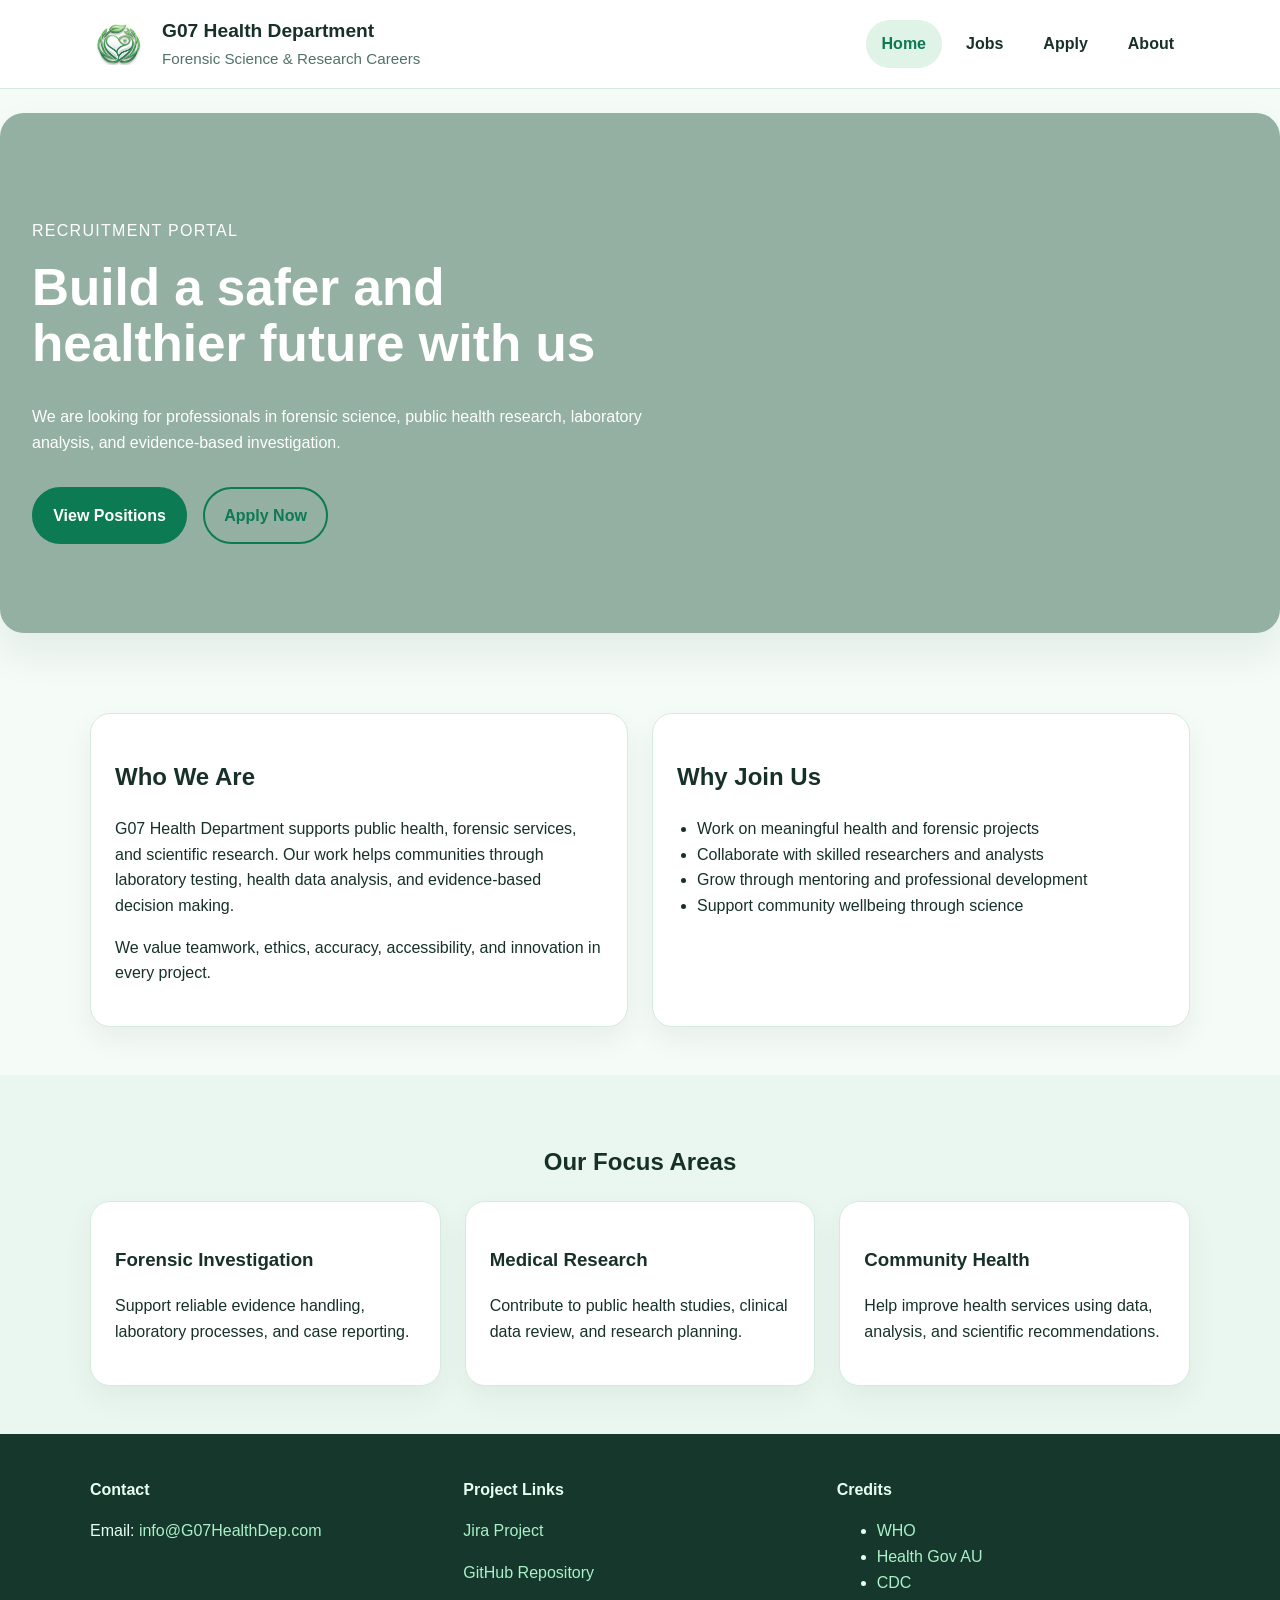
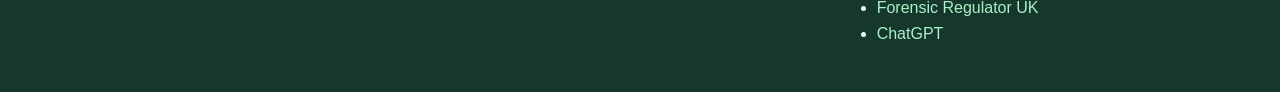
<file: index.html>
<!DOCTYPE html>
<html lang="en">
<head>
  <meta charset="UTF-8">
  <meta name="viewport" content="width=device-width, initial-scale=1.0">
  <meta name="description" content="G07 Health Department recruitment website for forensic and research experts.">
  <title>G07 Health Department | Home</title>
  <link rel="stylesheet" href="styles.css">
  <style>
    .hero-note { letter-spacing: 0.08em; text-transform: uppercase; }
  </style>
</head>
<body>
  <a class="skip-link" href="#main-content">Skip to main content</a>

  <header class="site-header">
    <div class="container nav-wrap">
      <a href="index.html" class="brand">
  <div class="brand-icon" aria-hidden="true"><img src="./LOGO.png" alt="G07 Health Department Logo"></div>
  <div>
    <h1 class="brand-name">G07 Health Department</h1>
    <p class="brand-tagline">Forensic Science & Research Careers</p>
  </div>
</a>

      <nav aria-label="Main navigation">
        <ul class="nav-menu">
          <li><a href="index.html" aria-current="page">Home</a></li>
          <li><a href="jobs.html">Jobs</a></li>
          <li><a href="apply.html">Apply</a></li>
          <li><a href="about.html">About</a></li>
        </ul>
      </nav>
    </div>
  </header>

  <main id="main-content">
    <section class="hero">
      <div class="hero-slider" aria-label="Featured health and forensic images">
        <div class="slides-track">
          <div class="slide slide-one"></div>
          <div class="slide slide-two"></div>
          <div class="slide slide-three"></div>
        </div>
        <div class="hero-overlay">
          <p class="hero-note">Recruitment Portal</p>
          <h2>Build a safer and healthier future with us</h2>
          <p>
            We are looking for professionals in forensic science, public health research,
            laboratory analysis, and evidence-based investigation.
          </p>
          <div class="hero-actions">
            <a class="button" href="jobs.html">View Positions</a>
            <a class="button button-secondary" href="apply.html">Apply Now</a>
          </div>
        </div>
      </div>
    </section>

    <section class="section container">
      <div class="two-column">
        <article class="card">
          <h2>Who We Are</h2>
          <p>
            G07 Health Department supports public health, forensic services, and scientific
            research. Our work helps communities through laboratory testing, health data
            analysis, and evidence-based decision making.
          </p>
          <p>
            We value teamwork, ethics, accuracy, accessibility, and innovation in every project.
          </p>
        </article>

        <article class="card">
          <h2>Why Join Us</h2>
          <ul class="feature-list">
            <li>Work on meaningful health and forensic projects</li>
            <li>Collaborate with skilled researchers and analysts</li>
            <li>Grow through mentoring and professional development</li>
            <li>Support community wellbeing through science</li>
          </ul>
        </article>
      </div>
    </section>

    <section class="section section-soft">
      <div class="container">
        <h2 class="section-title">Our Focus Areas</h2>
        <div class="grid-three">
          <article class="card">
            <h3>Forensic Investigation</h3>
            <p>Support reliable evidence handling, laboratory processes, and case reporting.</p>
          </article>
          <article class="card">
            <h3>Medical Research</h3>
            <p>Contribute to public health studies, clinical data review, and research planning.</p>
          </article>
          <article class="card">
            <h3>Community Health</h3>
            <p>Help improve health services using data, analysis, and scientific recommendations.</p>
          </article>
        </div>
      </div>
    </section>
  </main>

  <footer class="site-footer">
    <div class="container footer-grid">
      <div>
        <h2>Contact</h2>
          <p>Email: <a href="mailto:info@G07HealthDep.com">info@G07HealthDep.com</a></p>
      </div>
      <div>
        <h2>Project Links</h2>
        <p><a href="https://chanmyaeoo.atlassian.net/jira/software/projects/GHRW/summary?atlOrigin=eyJpIjoiMjRjMmI4YTZhYjc0NGNiNmJlZmMxMjY5ZmQ1MmZiNDAiLCJwIjoiaiJ9" target="_blank">Jira Project</a></p>
        <p><a href="https://github.com/ChanMyae00/G07-Health-Recruitment-Web.git" target="_blank">GitHub Repository</a></p>
      </div>
      <div>
        <h2>Credits</h2>
        <p style="margin-bottom: 0;"><ul class="footer-list">
    <li><a href="https://www.who.int" target="_blank">WHO</a></li>
    <li><a href="https://www.health.gov.au" target="_blank">Health Gov AU</a></li>
    <li><a href="https://www.cdc.gov" target="_blank">CDC</a></li>
    <li><a href="https://www.gov.uk/government/organisations/forensic-science-regulator" target="_blank">Forensic Regulator UK</a></li>
    <li><a href="https://chat.openai.com" target="_blank">ChatGPT</a></li>
  </ul></p>
      </div>
    </div>
  </footer>
</body>
</html>
</file>
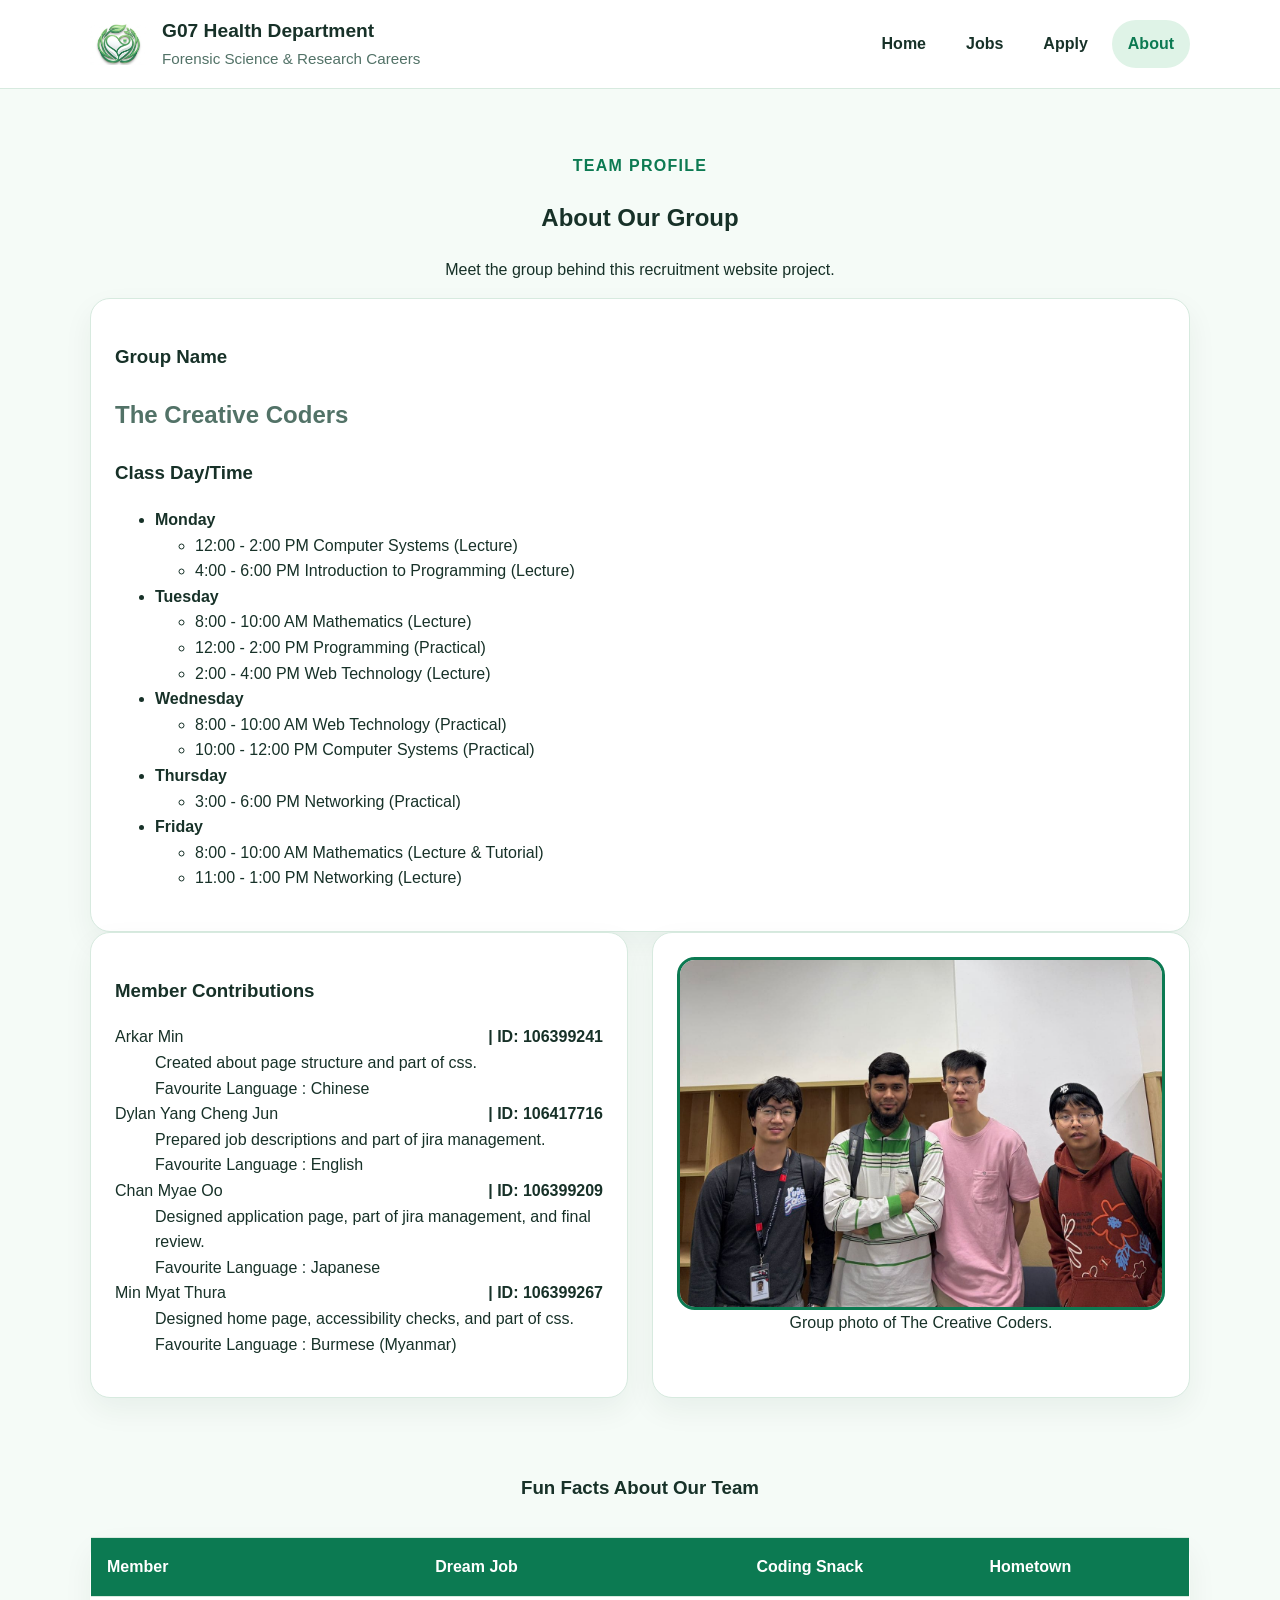
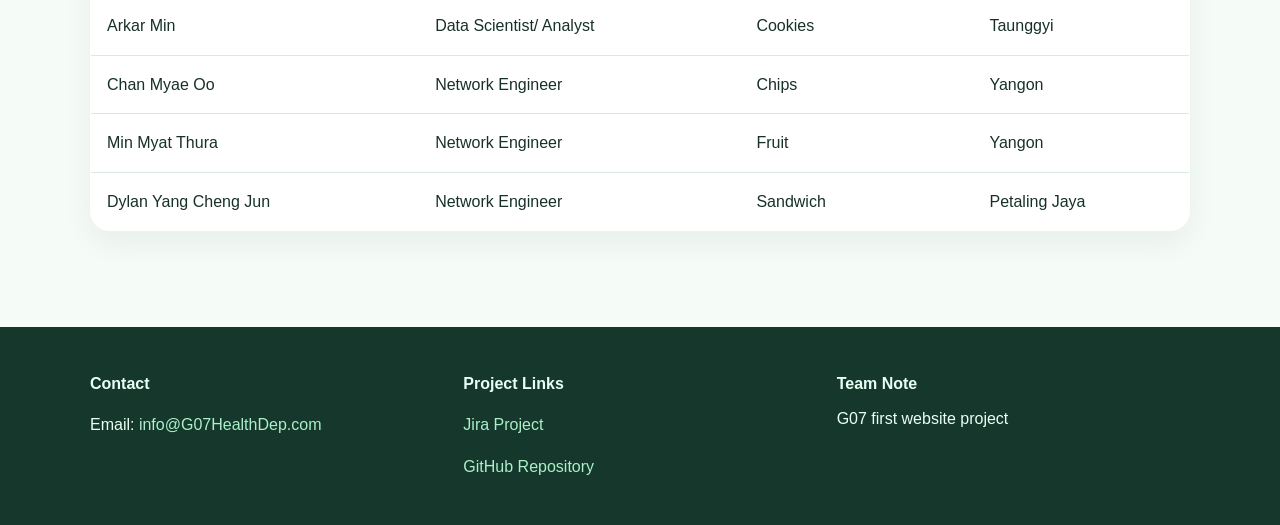
<file: about.html>
<!DOCTYPE html>
<html lang="en">

<head>
  <meta charset="UTF-8">
  <meta name="viewport" content="width=device-width, initial-scale=1.0">
  <meta name="description" content="About the team behind G07 Health Department website.">
  <title>G07 Health Department | About</title>
  <link rel="stylesheet" href="styles.css">
  <style>
    .student-id {
      float: right;
      font-weight: 700;
    }
  </style>
</head>

<body>
  <a class="skip-link" href="#main-content">Skip to main content</a>

  <header class="site-header">
    <div class="container nav-wrap">
      <a href="index.html" class="brand">
        <div class="brand-icon" aria-hidden="true"><img src="./LOGO.png" alt="G07 Health Department Logo"></div>
        <div>
          <h1 class="brand-name">G07 Health Department</h1>
          <p class="brand-tagline">Forensic Science & Research Careers</p>
        </div>
      </a>

      <nav aria-label="Main navigation">
        <ul class="nav-menu">
          <li><a href="index.html">Home</a></li>
          <li><a href="jobs.html">Jobs</a></li>
          <li><a href="apply.html">Apply</a></li>
          <li><a href="about.html" aria-current="page">About</a></li>
        </ul>
      </nav>
    </div>
  </header>

  <main id="main-content" class="container section">
    <header class="page-header">
      <p class="eyebrow">Team Profile</p>
      <h2>About Our Group</h2>
      <p>Meet the group behind this recruitment website project.</p>
    </header>

    <section class="card">
      <h3>Group Name</h3>
      <h2>
        <p style="color: #527267"><strong>The Creative Coders</strong> </p>
      </h2>

      <h3>Class Day/Time</h3>
      <ul>
        <li><strong>Monday</strong>
          <ul>
            <li>12:00 - 2:00 PM Computer Systems (Lecture)</li>
            <li>4:00 - 6:00 PM Introduction to Programming (Lecture)</li>
          </ul>
        </li>

        <li><strong>Tuesday</strong>
          <ul>
            <li>8:00 - 10:00 AM Mathematics (Lecture)</li>
            <li>12:00 - 2:00 PM Programming (Practical)</li>
            <li>2:00 - 4:00 PM Web Technology (Lecture)</li>
          </ul>
        </li>

        <li><strong>Wednesday</strong>
          <ul>
            <li>8:00 - 10:00 AM Web Technology (Practical)</li>
            <li>10:00 - 12:00 PM Computer Systems (Practical)</li>
          </ul>
        </li>

        <li><strong>Thursday</strong>
          <ul>
            <li>3:00 - 6:00 PM Networking (Practical)</li>
          </ul>
        </li>

        <li><strong>Friday</strong>
          <ul>
            <li>8:00 - 10:00 AM Mathematics (Lecture & Tutorial)</li>
            <li>11:00 - 1:00 PM Networking (Lecture)</li>
          </ul>
        </li>
      </ul>
    </section>

    <section class="about-layout">
      <article class="card">
        <h3>Member Contributions</h3>
        <dl>
          <dt>Arkar Min <span class="student-id">| ID: 106399241</span></dt>
          <dd>Created about page structure and part of css.</dd>
          <dd>Favourite Language : Chinese</dd>

          <dt>Dylan Yang Cheng Jun<span class="student-id">| ID: 106417716</span></dt>
          <dd>Prepared job descriptions and part of jira management.</dd>
          <dd>Favourite Language : English</dd>

          <dt>Chan Myae Oo <span class="student-id">| ID: 106399209</span></dt>
          <dd>Designed application page, part of jira management, and final review.</dd>
          <dd>Favourite Language : Japanese</dd>

          <dt>Min Myat Thura<span class="student-id">| ID: 106399267</span></dt>
          <dd>Designed home page, accessibility checks, and part of css.</dd>
          <dd>Favourite Language : Burmese (Myanmar)</dd>
        </dl>

      </article>

      <article class="card">
        <figure class="team-figure">
          <img src="group-photo.jpg" alt="Group photo of The Creative Coders" class="team-photo">
          <figcaption>Group photo of The Creative Coders.</figcaption>
        </figure>
      </article>
    </section>

    <section class="section">
      <table class="fun-table">
        <caption>
          <h3>Fun Facts About Our Team</h3>
        </caption>
        <thead>
          <tr>
            <th scope="col">Member</th>
            <th scope="col">Dream Job</th>
            <th scope="col">Coding Snack</th>
            <th scope="col">Hometown</th>
          </tr>
        </thead>
        <tbody>
          <tr>
            <td>Arkar Min</td>
            <td>Data Scientist/ Analyst</td>
            <td>Cookies</td>
            <td>Taunggyi</td>
          </tr>
          <tr>
            <td>Chan Myae Oo</td>
            <td>Network Engineer</td>
            <td>Chips</td>
            <td>Yangon</td>
          </tr>
          <tr>
            <td>Min Myat Thura</td>
            <td>Network Engineer</td>
            <td>Fruit</td>
            <td>Yangon</td>
          </tr>
          <tr>
            <td>Dylan Yang Cheng Jun</td>
            <td>Network Engineer</td>
            <td>Sandwich</td>
            <td>Petaling Jaya</td>
          </tr>
        </tbody>
      </table>
    </section>
  </main>

  <footer class="site-footer">
    <div class="container footer-grid">
      <div>
        <h2>Contact</h2>
        <p>Email: <a href="mailto:info@G07HealthDep.com">info@G07HealthDep.com</a></p>
      </div>
      <div>
        <h2>Project Links</h2>
        <p><a
            href="https://chanmyaeoo.atlassian.net/jira/software/projects/GHRW/summary?atlOrigin=eyJpIjoiMjRjMmI4YTZhYjc0NGNiNmJlZmMxMjY5ZmQ1MmZiNDAiLCJwIjoiaiJ9"
            target="_blank">Jira Project</a></p>
        <p><a href="https://github.com/ChanMyae00/G07-Health-Recruitment-Web.git" target="_blank">GitHub Repository</a>
        </p>
      </div>
      <div>
        <h2>Team Note</h2>
        <p style="margin-top: 0;">G07 first website project</p>
      </div>
    </div>
  </footer>
</body>

</html>
</file>
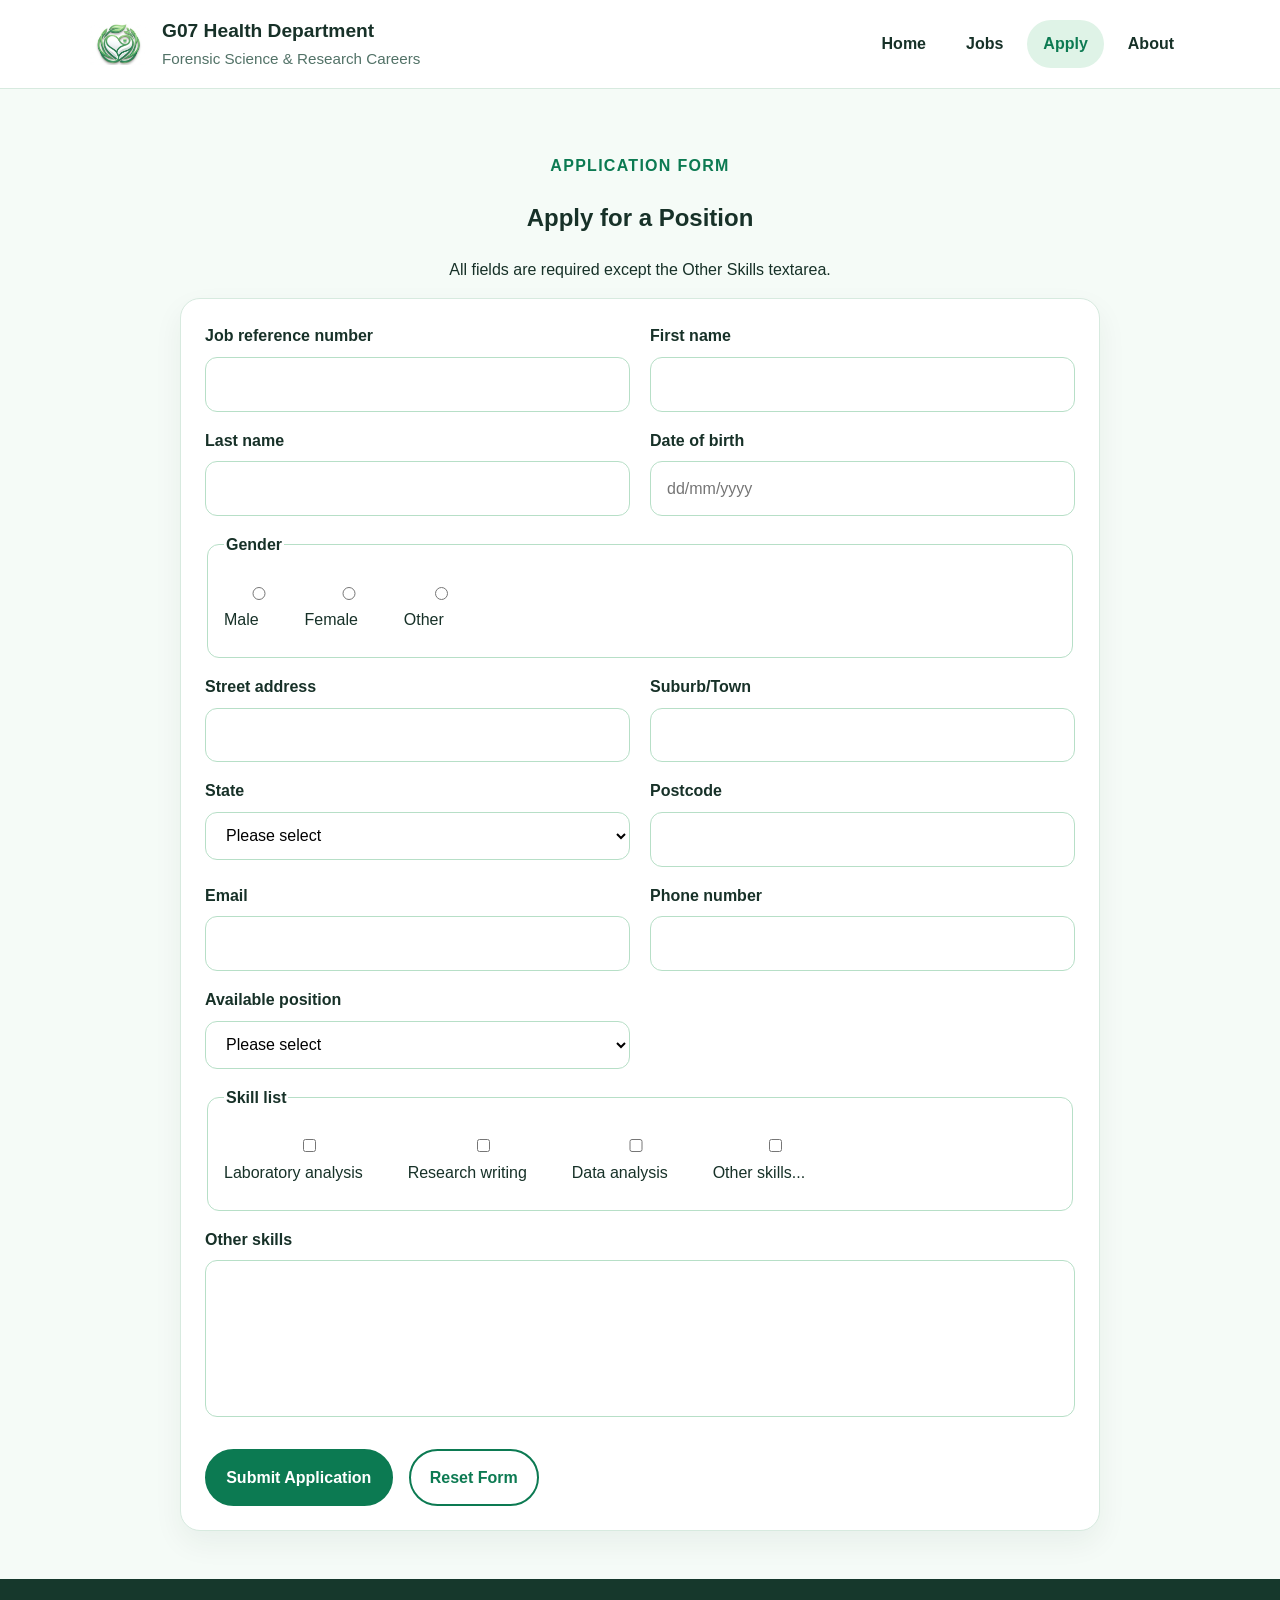
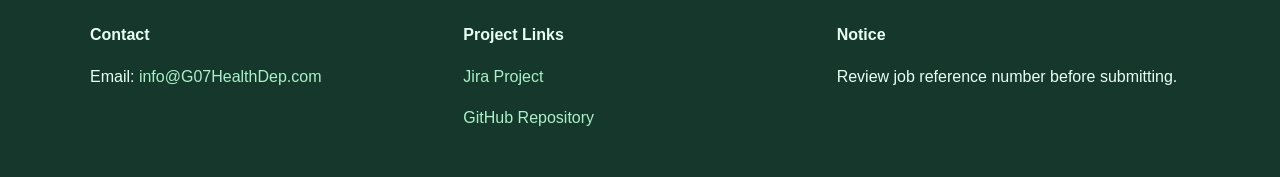
<file: apply.html>
<!doctype html>
<html lang="en">

<head>
  <meta charset="UTF-8" />
  <meta name="viewport" content="width=device-width, initial-scale=1.0" />
  <meta name="description" content="Apply for jobs at G07 Health Department." />
  <title>G07 Health Department | Apply</title>
  <link rel="stylesheet" href="styles.css" />
</head>

<body>

  <a class="skip-link" href="#main-content">Skip to main content</a>
    
    <header class="site-header">
      <div class="container nav-wrap">
        <a href="index.html" class="brand">
          <div class="brand-icon" aria-hidden="true"><img src="./LOGO.png" alt="G07 Health Department Logo"></div>
          <div>
            <h1 class="brand-name">G07 Health Department</h1>
            <p class="brand-tagline">Forensic Science & Research Careers</p>
          </div>
        </a>

      <nav aria-label="Main navigation">
        <ul class="nav-menu">
          <li><a href="index.html">Home</a></li>
          <li><a href="jobs.html">Jobs</a></li>
          <li><a href="apply.html" aria-current="page">Apply</a></li>
          <li><a href="about.html">About</a></li>
        </ul>
      </nav>

    </div>
  </header>

  <!-- MAIN CONTENT -->
  <main id="main-content" class="container section">

    <header class="page-header">
      <p class="eyebrow">Application Form</p>
      <h2>Apply for a Position</h2>
      <p class="required-note">
        All fields are required except the Other Skills textarea.
      </p>
    </header>

    <!-- FORM -->
    <form action="formtest.php" method="post" class="application-form">

      <div class="form-grid">

        <div>
          <label for="jobref">Job reference number</label>
          <input type="text" id="jobref" name="jobref" required pattern="[A-Za-z0-9]{5}" maxlength="5">
        </div>

        <div>
          <label for="firstname">First name</label>
          <input type="text" id="firstname" name="firstname" required pattern="[A-Za-z]{1,20}" maxlength="20">
        </div>

        <div>
          <label for="lastname">Last name</label>
          <input type="text" id="lastname" name="lastname" required pattern="[A-Za-z]{1,20}" maxlength="20">
        </div>

        <div>
          <label for="dob">Date of birth</label>
          <input type="text" id="dob" name="dob" required
            pattern="(0[1-9]|[12][0-9]|3[01])/(0[1-9]|1[0-2])/[0-9]{4}"
            placeholder="dd/mm/yyyy">
        </div>

        <fieldset>
          <legend>Gender</legend>
          <label><input type="radio" name="gender" value="male" required> Male</label>
          <label><input type="radio" name="gender" value="female"> Female</label>
          <label><input type="radio" name="gender" value="other"> Other</label>
        </fieldset>

        <div>
          <label for="street">Street address</label>
          <input type="text" id="street" name="street" required maxlength="40">
        </div>

        <div>
          <label for="suburb">Suburb/Town</label>
          <input type="text" id="suburb" name="suburb" required maxlength="40">
        </div>

        <div>
          <label for="state">State</label>
          <select id="state" name="state" required>
            <option value="" disabled selected>Please select</option>
            <option value="VIC">VIC</option>
            <option value="NSW">NSW</option>
            <option value="QLD">QLD</option>
            <option value="NT">NT</option>
            <option value="WA">WA</option>
            <option value="SA">SA</option>
            <option value="TAS">TAS</option>
            <option value="ACT">ACT</option>
          </select>
        </div>

        <div>
          <label for="postcode">Postcode</label>
          <input type="text" id="postcode" name="postcode" required pattern="[0-9]{4}" maxlength="4">
        </div>

        <div>
          <label for="email">Email</label>
          <input type="email" id="email" name="email" required>
        </div>

        <div>
          <label for="phone">Phone number</label>
          <input type="text" id="phone" name="phone" required pattern="[0-9]{8,12}">
        </div>

        <div>
          <label for="position">Available position</label>
          <select id="position" name="position" required>
            <option value="" disabled selected>Please select</option>
            <option value="forensic_analyst">Forensic Research Officer</option>
            <option value="lab_technician">Public Health Research Analyst</option>
          </select>
        </div>

        <fieldset>
          <legend>Skill list</legend>
          <label><input type="checkbox" name="skills[]" value="laboratory" required> Laboratory analysis</label>
          <label><input type="checkbox" name="skills[]" value="research"> Research writing</label>
          <label><input type="checkbox" name="skills[]" value="data"> Data analysis</label>
          <label><input type="checkbox" name="skills[]" value="communication"> Other skills...</label>
        </fieldset>

        <div class="full-width">
          <label for="otherskills">Other skills</label>
          <textarea id="otherskills" name="otherskills" rows="5"></textarea>
        </div>

      </div>

      <div class="form-actions">
        <button type="submit" class="button">Submit Application</button>
        <button type="reset" class="button button-secondary">Reset Form</button>
      </div>

    </form>

  </main>

  <!-- FOOTER (FIXED POSITION) -->
  <footer class="site-footer">
    <div class="container footer-grid">

      <div>
        <h2>Contact</h2>
        <p>Email: <a href="mailto:info@G07HealthDep.com">info@G07HealthDep.com</a></p>
      </div>

      <div>
        <h2>Project Links</h2>
        <p><a href="https://chanmyaeoo.atlassian.net/jira/software/projects/GHRW/summary?atlOrigin=eyJpIjoiMjRjMmI4YTZhYjc0NGNiNmJlZmMxMjY5ZmQ1MmZiNDAiLCJwIjoiaiJ9" target="_blank">Jira Project</a></p>
        <p><a href="https://github.com/ChanMyae00/G07-Health-Recruitment-Web.git" target="_blank">GitHub Repository</a></p>
      </div>

      <div>
        <h2>Notice</h2>
        <p>Review job reference number before submitting.</p>
      </div>

    </div>
  </footer>

</body>
</html>
</file>
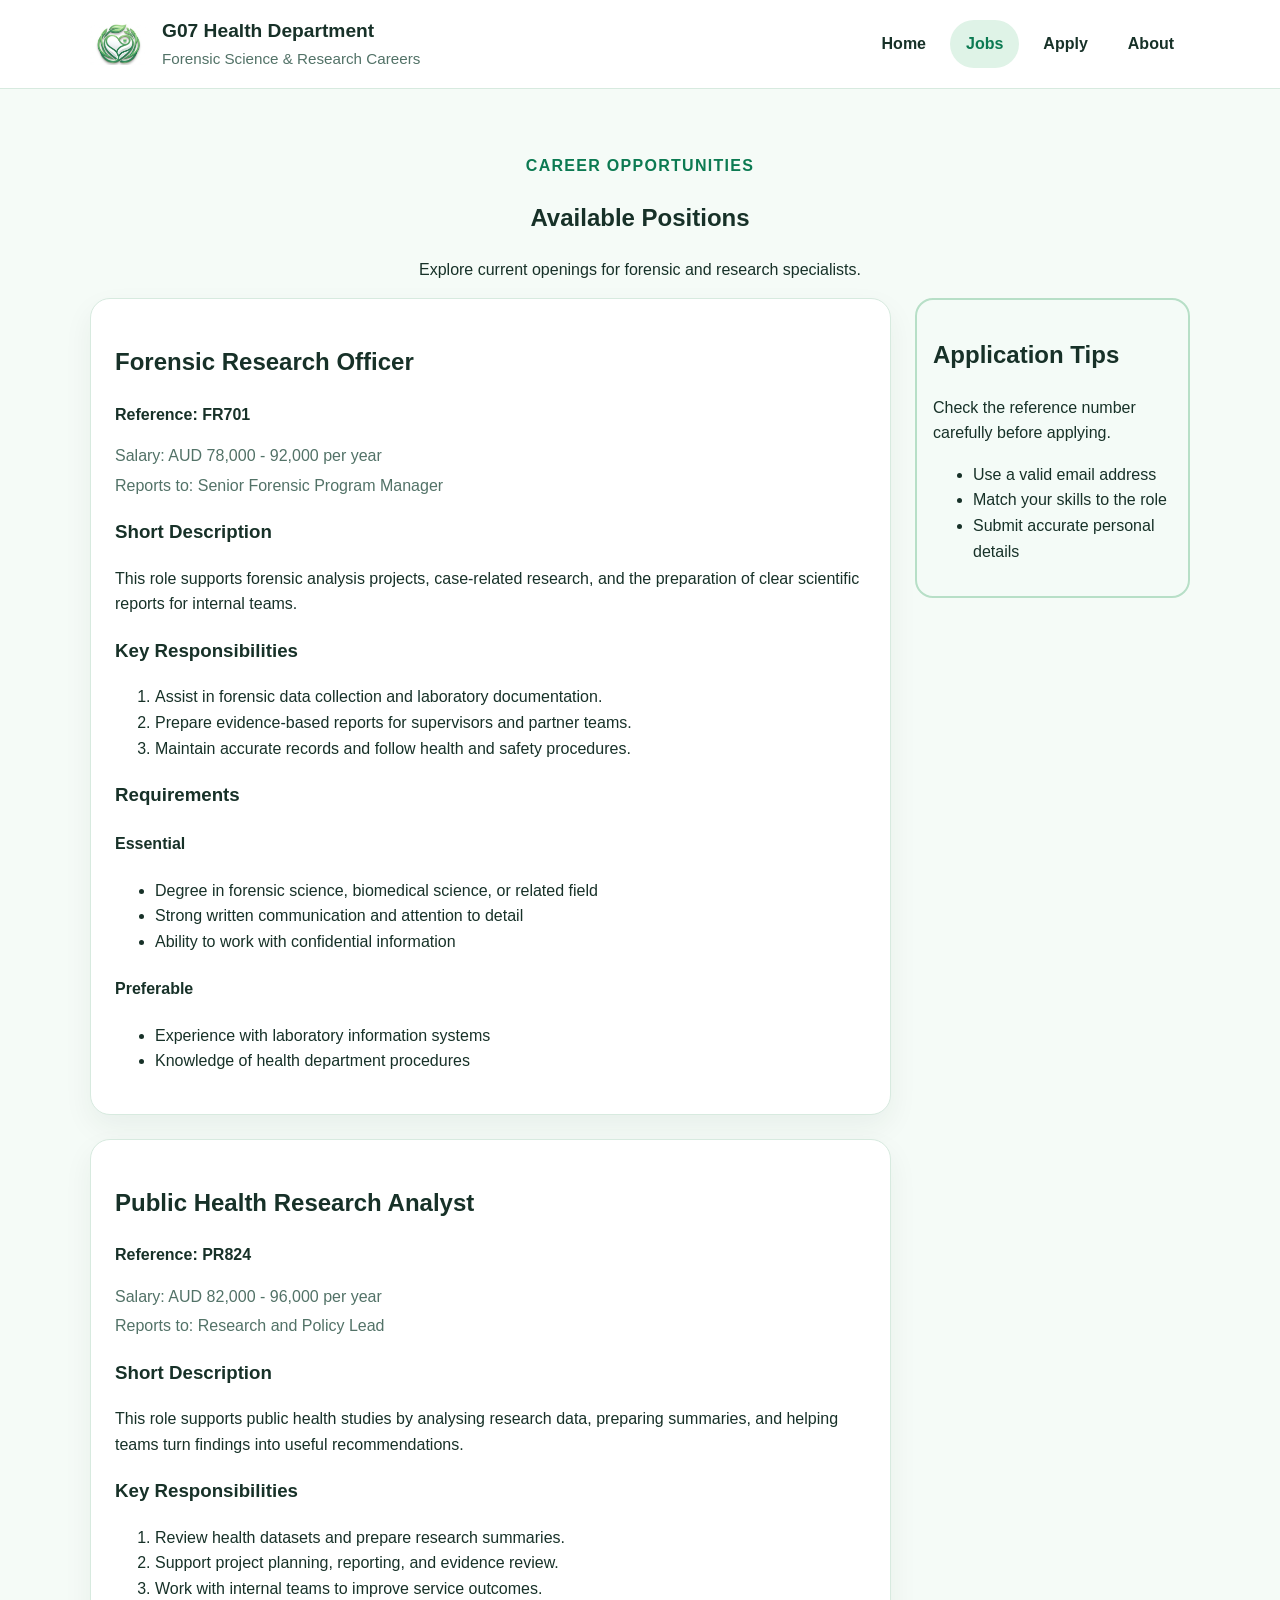
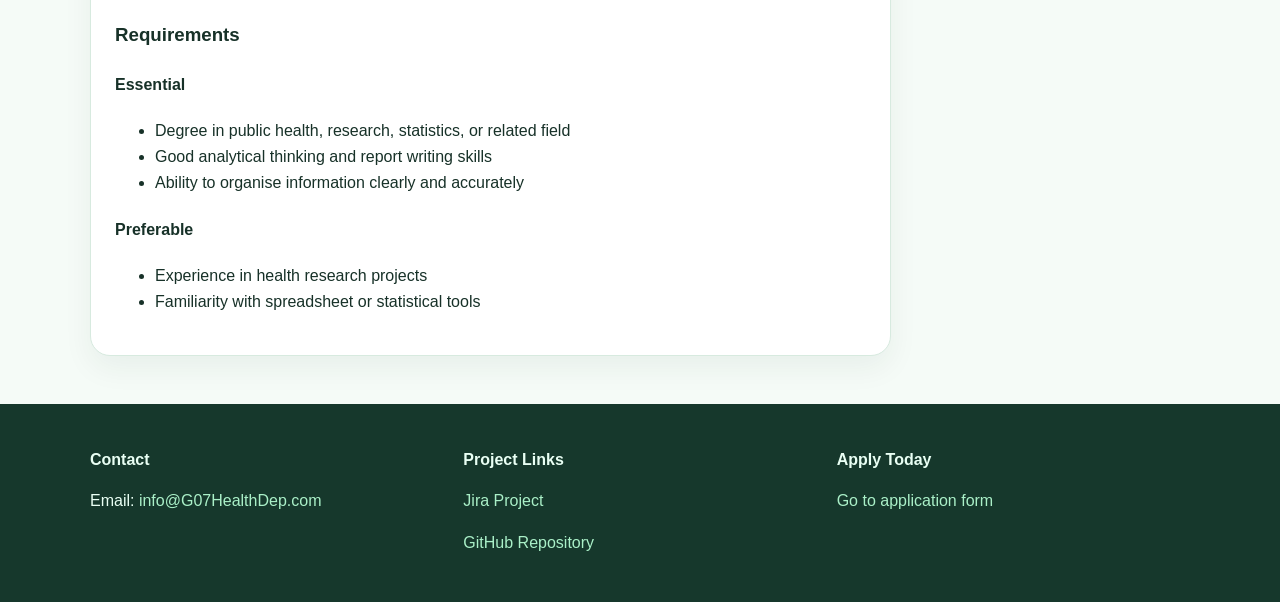
<file: jobs.html>
<!DOCTYPE html>
<html lang="en">
<head>
  <meta charset="UTF-8">
  <meta name="viewport" content="width=device-width, initial-scale=1.0">
  <meta name="description" content="Job openings at G07 Health Department.">
  <title>G07 Health Department | Jobs</title>
  <link rel="stylesheet" href="styles.css">
  <style>
    .job-ref { font-weight: 700; }
  </style>
</head>
<body>
  <a class="skip-link" href="#main-content">Skip to main content</a>

  <header class="site-header">
    <div class="container nav-wrap">
      <a href="index.html" class="brand">
  <div class="brand-icon" aria-hidden="true"><img src="./LOGO.png" alt="G07 Health Department Logo"></div>
  <div>
    <h1 class="brand-name">G07 Health Department</h1>
    <p class="brand-tagline">Forensic Science & Research Careers</p>
  </div>
</a>

      <nav aria-label="Main navigation">
        <ul class="nav-menu">
          <li><a href="index.html">Home</a></li>
          <li><a href="jobs.html" aria-current="page">Jobs</a></li>
          <li><a href="apply.html">Apply</a></li>
          <li><a href="about.html">About</a></li>
        </ul>
      </nav>
    </div>
  </header>

  <main id="main-content" class="container section">
    <header class="page-header">
      <p class="eyebrow">Career Opportunities</p>
      <h2>Available Positions</h2>
      <p>Explore current openings for forensic and research specialists.</p>
    </header>

    <aside class="job-aside">
      <h2>Application Tips</h2>
      <p>Check the reference number carefully before applying.</p>
      <ul>
        <li>Use a valid email address</li>
        <li>Match your skills to the role</li>
        <li>Submit accurate personal details</li>
      </ul>
    </aside>

    <section class="job-listing">
      <article class="job-card">
        <header>
          <h2>Forensic Research Officer</h2>
          <p class="job-ref">Reference: FR701</p>
          <p class="job-meta">Salary: AUD 78,000 - 92,000 per year</p>
          <p class="job-meta">Reports to: Senior Forensic Program Manager</p>
        </header>

        <section>
          <h3>Short Description</h3>
          <p>
            This role supports forensic analysis projects, case-related research,
            and the preparation of clear scientific reports for internal teams.
          </p>
        </section>

        <section>
          <h3>Key Responsibilities</h3>
          <ol>
            <li>Assist in forensic data collection and laboratory documentation.</li>
            <li>Prepare evidence-based reports for supervisors and partner teams.</li>
            <li>Maintain accurate records and follow health and safety procedures.</li>
          </ol>
        </section>

        <section>
          <h3>Requirements</h3>
          <h4>Essential</h4>
          <ul>
            <li>Degree in forensic science, biomedical science, or related field</li>
            <li>Strong written communication and attention to detail</li>
            <li>Ability to work with confidential information</li>
          </ul>
          <h4>Preferable</h4>
          <ul>
            <li>Experience with laboratory information systems</li>
            <li>Knowledge of health department procedures</li>
          </ul>
        </section>
      </article>

      <article class="job-card">
        <header>
          <h2>Public Health Research Analyst</h2>
          <p class="job-ref">Reference: PR824</p>
          <p class="job-meta">Salary: AUD 82,000 - 96,000 per year</p>
          <p class="job-meta">Reports to: Research and Policy Lead</p>
        </header>

        <section>
          <h3>Short Description</h3>
          <p>
            This role supports public health studies by analysing research data,
            preparing summaries, and helping teams turn findings into useful recommendations.
          </p>
        </section>

        <section>
          <h3>Key Responsibilities</h3>
          <ol>
            <li>Review health datasets and prepare research summaries.</li>
            <li>Support project planning, reporting, and evidence review.</li>
            <li>Work with internal teams to improve service outcomes.</li>
          </ol>
        </section>

        <section>
          <h3>Requirements</h3>
          <h4>Essential</h4>
          <ul>
            <li>Degree in public health, research, statistics, or related field</li>
            <li>Good analytical thinking and report writing skills</li>
            <li>Ability to organise information clearly and accurately</li>
          </ul>
          <h4>Preferable</h4>
          <ul>
            <li>Experience in health research projects</li>
            <li>Familiarity with spreadsheet or statistical tools</li>
          </ul>
        </section>
      </article>
    </section>
  </main>

  <footer class="site-footer">
    <div class="container footer-grid">
      <div>
        <h2>Contact</h2>
       <p>Email: <a href="mailto:info@G07HealthDep.com">info@G07HealthDep.com</a></p>
      </div>
      <div>
        <h2>Project Links</h2>
        <p><a href="https://chanmyaeoo.atlassian.net/jira/software/projects/GHRW/summary?atlOrigin=eyJpIjoiMjRjMmI4YTZhYjc0NGNiNmJlZmMxMjY5ZmQ1MmZiNDAiLCJwIjoiaiJ9" target="_blank">Jira Project</a></p>
        <p><a href="https://github.com/ChanMyae00/G07-Health-Recruitment-Web.git" target="_blank">GitHub Repository</a></p>
      </div>
      <div>
        <h2>Apply Today</h2>
        <p><a href="apply.html">Go to application form</a></p>
      </div>
    </div>
  </footer>
</body>
</html>
</file>
<file: styles.css>
/* =========================
   G07 Health Department CSS
   Basic, clean, and modern
   ========================= */

/* Reset / base styles */
* {
  box-sizing: border-box;
}

html {
  scroll-behavior: smooth;
}

body {
  margin: 0;
  font-family: Arial, Helvetica, sans-serif;
  line-height: 1.6;
  color: #173128;
  background: #f5fbf7;
}

img {
  max-width: 100%;
  display: block;
}

a {
  color: #0c7a52;
}

a:hover,
a:focus {
  color: #09573b;
}

.container {
  width: min(1100px, 92%);
  margin: 0 auto;
}

.section {
  padding: 3rem 0;
}

.section-soft {
  background: #eaf7f0;
  padding: 3rem 0;
}

.section-title,
.page-header {
  text-align: center;
}

.eyebrow {
  color: #0c7a52;
  font-weight: bold;
  text-transform: uppercase;
  letter-spacing: 0.08em;
  margin-bottom: 0.5rem;
}

/* Accessibility */
.skip-link {
  position: absolute;
  left: -9999px;
  top: 0;
  background: #ffffff;
  color: #000000;
  padding: 0.75rem 1rem;
  z-index: 999;
}

.skip-link:focus {
  left: 1rem;
  top: 1rem;
}

/* Header / navigation */

.brand {
  text-decoration: none;
  color: inherit;
}


.nav-menu a {
  text-decoration: none;
}


.site-header {
  background: #ffffff;
  border-bottom: 1px solid #d7eadf;
  position: sticky;
  top: 0;
  z-index: 20;
}

.nav-wrap {
  display: flex;
  justify-content: space-between;
  align-items: center;
  gap: 1rem;
  padding: 1rem 0;
}

.brand {
  display: flex;
  align-items: center;
  gap: 1rem;
}

.brand-icon {
  width: 56px;
  height: 56px;
  border-radius: 50%;
  display: grid;
  place-items: center;
  font-weight: bold;
}

.brand-name {
  font-size: 1.2rem;
  margin: 0;
}

.brand-tagline {
  margin: 0;
  color: #527267;
  font-size: 0.95rem;
}

.nav-menu {
  list-style: none;
  display: flex;
  flex-wrap: wrap;
  gap: 0.5rem;
  margin: 0;
  padding: 0;
}

.nav-menu a {
  text-decoration: none;
  display: inline-block;
  padding: 0.7rem 1rem;
  border-radius: 999px;
  color: #173128;
  font-weight: bold;
}

.nav-menu a:hover,
.nav-menu a:focus,
.nav-menu a[aria-current="page"] {
  background: #dff3e7;
  color: #0c7a52;
}

/* Buttons */
.button {
  display: inline-block;
  background: #0c7a52;
  color: #ffffff;
  text-decoration: none;
  border: 2px solid #0c7a52;
  padding: 0.85rem 1.2rem;
  border-radius: 999px;
  font-weight: bold;
  cursor: pointer;
}

.button:hover,
.button:focus {
  background: #09573b;
  border-color: #09573b;
  color: #ffffff;
}

.button-secondary {
  background: transparent;
  color: #0c7a52;
}

/* Hero / slideshow */
.hero {
  padding: 1.5rem 0 2rem;
}

.hero-slider {
  position: relative;
  overflow: hidden;
  border-radius: 24px;
  min-height: 520px;
  background: #dff3e7;
  box-shadow: 0 20px 40px rgba(17, 59, 42, 0.08);
}

.slides-track {
  display: flex;
  width: 300%;
  height: 520px;
  animation: slideShow 15s infinite;
}

.slide {
  width: 100%;
  min-height: 520px;
  background-size: cover;
  background-position: center;
}

.slide-one {
  background-image:
    linear-gradient(rgba(6, 52, 35, 0.35), rgba(6, 52, 35, 0.35)),
    url('https://www.stevenson.edu/wp-content/uploads/iStock-471449282_996x554.jpg') 
}

.slide-two {
  background-image:
    linear-gradient(rgba(6, 52, 35, 0.35), rgba(6, 52, 35, 0.35)),
    url('https://dam.northwell.edu/m/7c26de5052c32b5d/Drupal-web_KIWH_AdobeStock_503731162.jpg') 
}

.slide-three {
  background-image:
    linear-gradient(rgba(6, 52, 35, 0.35), rgba(6, 52, 35, 0.35)),
    url('https://www.shutterstock.com/shutterstock/videos/3594243857/thumb/1.jpg?ip=x480')
}

.hero-overlay {
  position: absolute;
  inset: 0;
  display: flex;
  flex-direction: column;
  justify-content: center;
  align-items: flex-start;
  padding: 2rem;
  color: #ffffff;
  max-width: 700px;
}

.hero-overlay h2 {
  font-size: clamp(2rem, 4vw, 3.5rem);
  line-height: 1.1;
  margin: 0 0 1rem;
}

.hero-actions {
  display: flex;
  gap: 1rem;
  flex-wrap: wrap;
  margin-top: 1rem;
}

@keyframes slideShow {
  0%, 28% {
    transform: translateX(0);
  }
  33%, 61% {
    transform: translateX(-33.3333%);
  }
  66%, 94% {
    transform: translateX(-66.6666%);
  }
  100% {
    transform: translateX(0);
  }
}

/* Cards and grids */
.two-column,
.about-layout {
  display: grid;
  grid-template-columns: 1fr 1fr;
  gap: 1.5rem;
}

.grid-three {
  display: grid;
  grid-template-columns: repeat(3, 1fr);
  gap: 1.5rem;
}

.card,
.job-card,
.application-form,
.fun-table {
  background: #ffffff;
  border: 1px solid #d7eadf;
  border-radius: 20px;
  box-shadow: 0 12px 30px rgba(17, 59, 42, 0.06);
}

.card,
.job-card,
.application-form {
  padding: 1.5rem;
}

.feature-list {
  padding-left: 1.25rem;
}

/* Jobs page */
.job-aside {
  float: right;
  width: 25%;
  border: 2px solid #b7dfc7;
  margin: 0 0 1.5rem 1.5rem;
  padding: 1rem;
  border-radius: 18px;
  background: #f4fbf7;
}

.job-listing {
  display: grid;
  gap: 1.5rem;
}

.job-meta {
  margin: 0.25rem 0;
  color: #527267;
}

/* Apply form */
.application-form {
  max-width: 920px;
  margin: 0 auto;
}

.form-grid {
  display: grid;
  grid-template-columns: repeat(2, 1fr);
  gap: 1rem 1.25rem;
}

.full-width,
fieldset {
  grid-column: 1 / -1;
}

label,
legend {
  display: block;
  font-weight: bold;
  margin-bottom: 0.5rem;
}

input,
select,
textarea,
button {
  font: inherit;
}

input,
select,
textarea {
  resize: none;
  width: 100%;
  padding: 0.85rem 1rem;
  border: 1px solid #b7dfc7;
  border-radius: 12px;
  background: #ffffff;
}

fieldset {
  border: 1px solid #b7dfc7;
  border-radius: 12px;
  padding: 1rem;
}

fieldset label {
  display: inline-block;
  margin-right: 1rem;
  font-weight: normal;
}

.form-actions {
  display: flex;
  gap: 1rem;
  flex-wrap: wrap;
  margin-top: 1.5rem;
}

/* About page */
.team-figure {
  margin: 0;
  text-align: center;
}

.team-photo {
  min-height: 280px;
  border: 3px solid #0c7a52;
  border-radius: 18px;
  background:
    linear-gradient(135deg, rgba(12, 122, 82, 0.8), rgba(95, 207, 147, 0.8)),
    repeating-linear-gradient(
      45deg,
      rgba(255, 255, 255, 0.1),
      rgba(255, 255, 255, 0.1) 12px,
      rgba(255, 255, 255, 0.02) 12px,
      rgba(255, 255, 255, 0.02) 24px
    );
}

.fun-table {
  width: 100%;
  border-collapse: collapse;
  overflow: hidden;
}

.fun-table caption {
  font-weight: bold;
  margin-bottom: 1rem;
  padding-top: 0.5rem;
}

.fun-table th,
.fun-table td {
  padding: 1rem;
  border-bottom: 1px solid #d7eadf;
  text-align: left;
}

.fun-table th {
  background: #0c7a52;
  color: #ffffff;
}

.fun-table tbody tr:hover {
  background: #edf8f1;
}

/* Footer */
.site-footer {
  background: #16382c;
  color: #e9fff4;
  padding: 30px 0;

  width: 100%;
}

.footer-grid {
  width: min(1100px, 92%);
  margin: 0 auto;

  display: grid;
  grid-template-columns: repeat(3, 1fr);
  gap: 20px;
}

.site-footer a {
  color: #aaf0c8;
  text-decoration: none;
}

.site-footer a:hover {
  text-decoration: underline;
}

.site-footer h2 {
  font-size: 16px;
  margin-bottom: 10px;
}

/* Responsive */
@media (max-width: 900px) {
  .nav-wrap,
  .two-column,
  .about-layout,
  .grid-three,
  .footer-grid,
  .form-grid {
    grid-template-columns: 1fr;
  }

  .nav-wrap {
    display: block;
  }

  .nav-menu {
    margin-top: 1rem;
  }

  .job-aside {
    float: none;
    width: 100%;
    margin: 0 0 1.5rem;
  }

  .hero-slider,
  .slides-track,
  .slide {
    min-height: 440px;
    height: 440px;
  }
}

@media (max-width: 600px) {
  .hero-overlay {
    padding: 1.5rem;
  }

  .hero-actions,
  .form-actions {
    flex-direction: column;
  }

  .button {
    text-align: center;
  }
}
</file>
